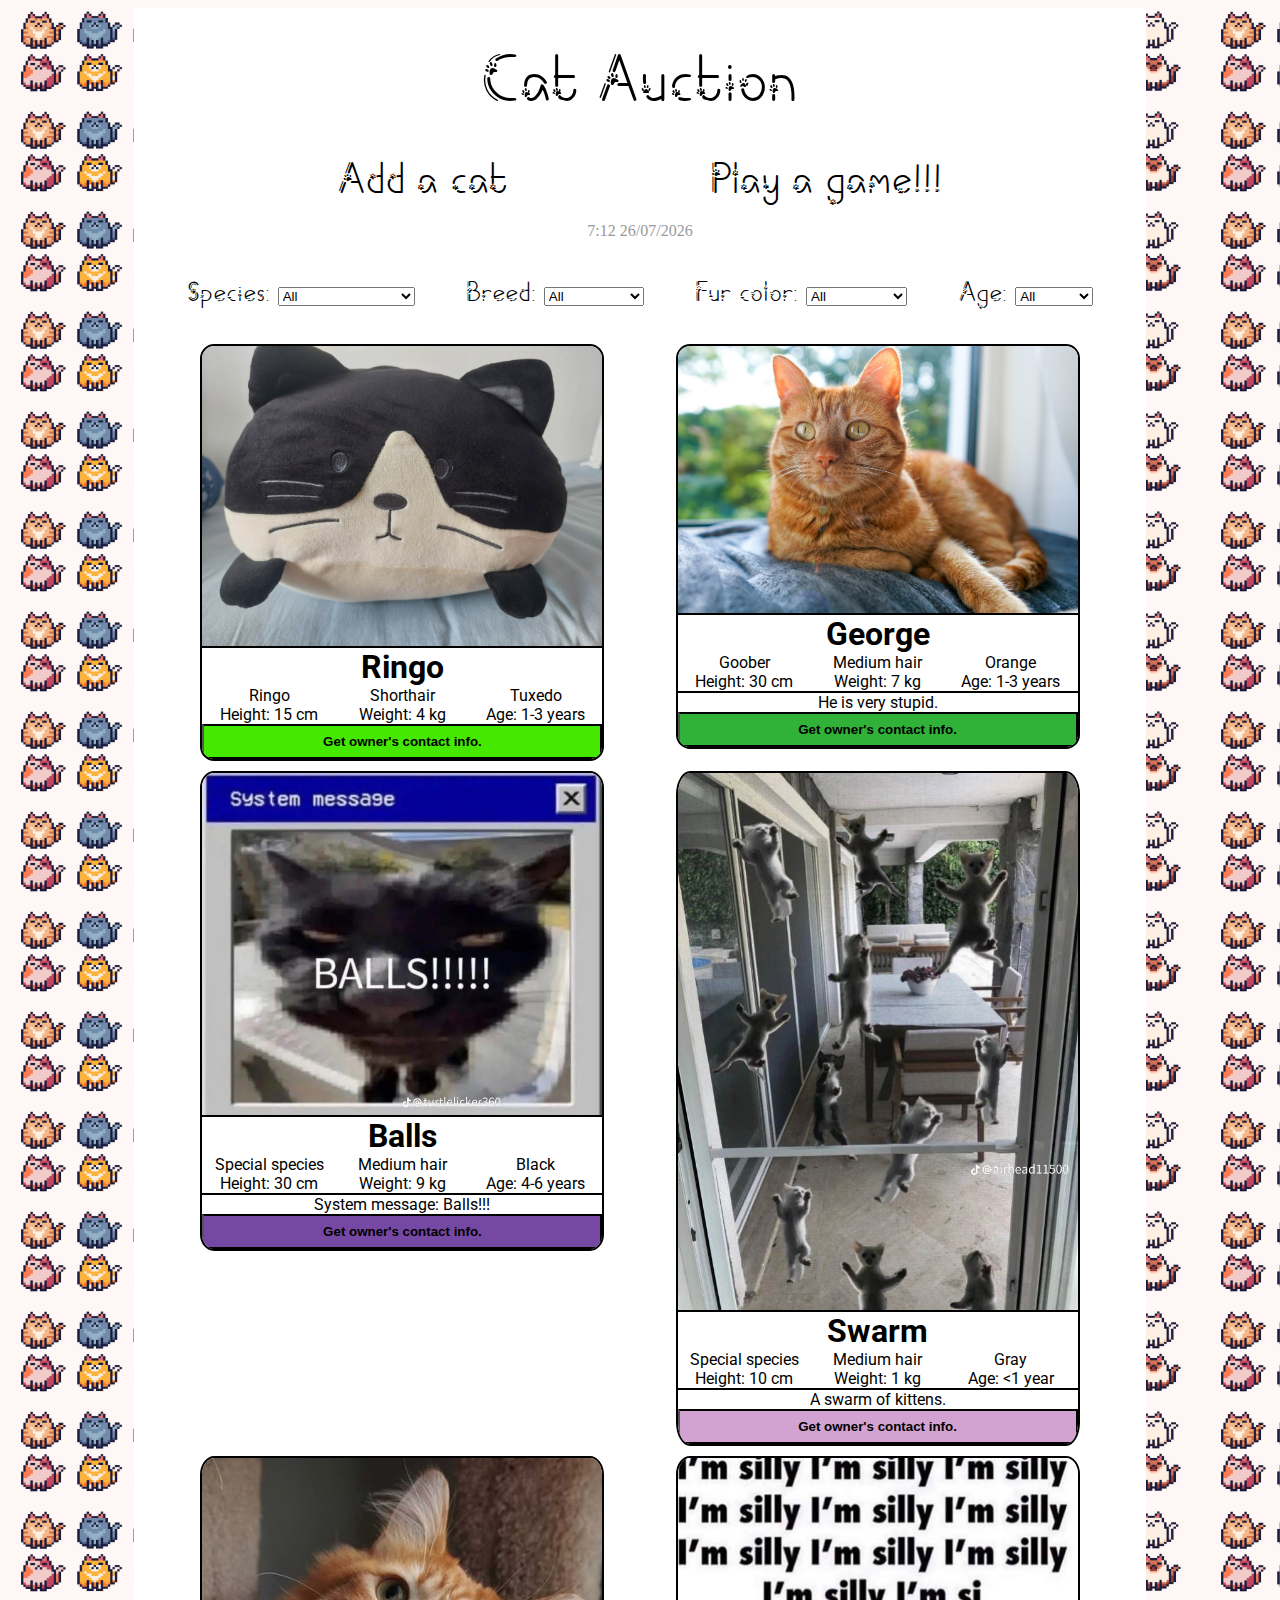
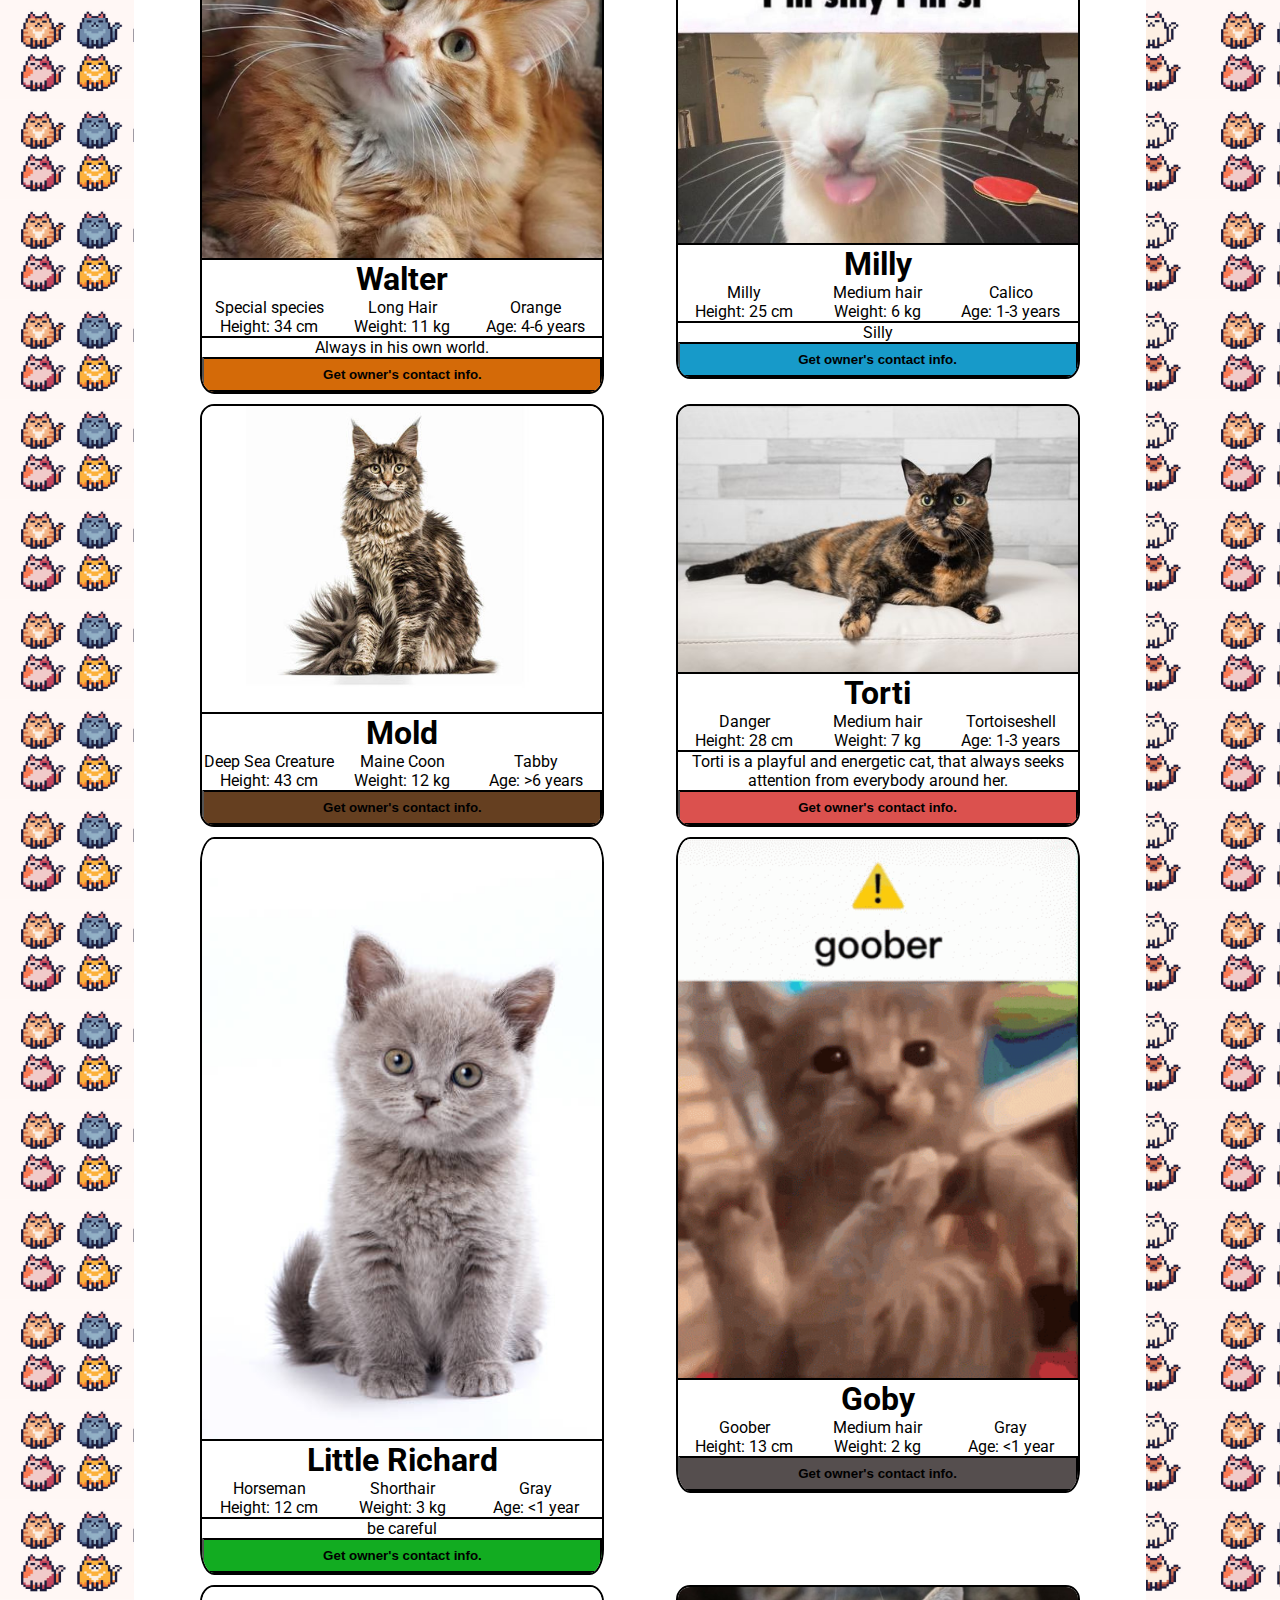
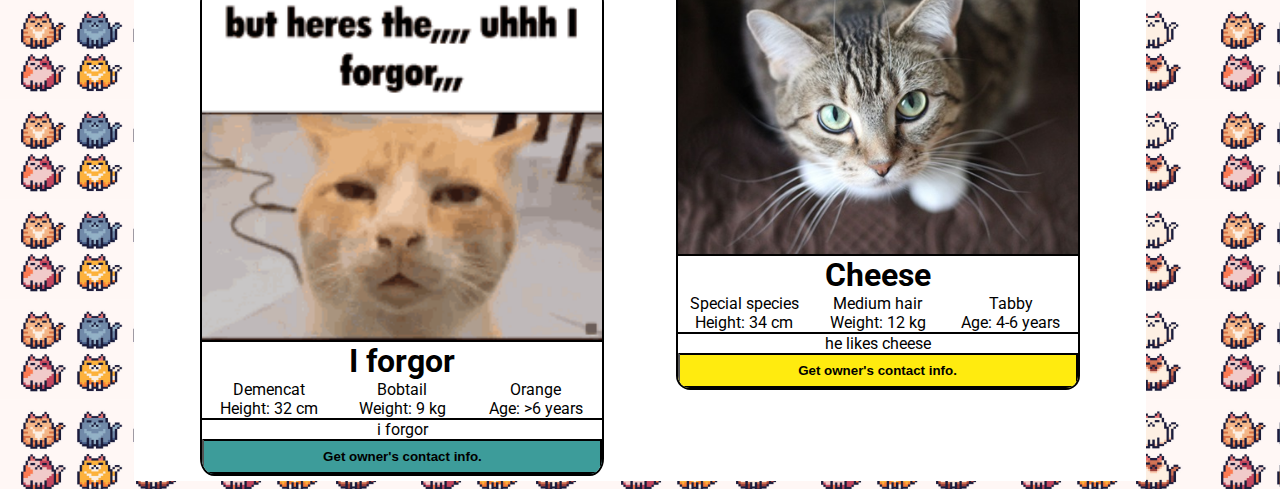
<file: index.html>
<!DOCTYPE html>
<html lang="en">
    <head>
        <title>CAT WIKI</title>
        <meta charset = "utf-8">
        <meta name = "autor" content = "Anghel Fabian">
        <meta name = "description" content = "Everything you need to know about Cats.">
        <meta name = "keyword" content = "Cat, Kitten, COMP, Summon">

        <link rel="stylesheet" href="CatAuction-style.css" type="text/css">
        <script type="text/javascript" src="CatAuction.js"></script>
    </head>
    <body>
        <header> 
            <h1><a href="CatAuction.html">Cat Auction</a></h1>
            <nav>
                <a href="CatForm.html">Add a cat</a>
                <a href="CatGame.html">Play a game!!!</a>
            </nav>
            <p id="date"></p>
            <form>
                <p>
                    <label for="species_search">Species:</label>
                    <select id="species_search" name="species_search">
                        <option>All</option>
                        <option>Special species</option>
                        <option>Goober</option>
                        <option>Ringo</option>
                        <option>Milly</option>
                        <option>Deep Sea Creature</option>
                        <option>Demencat</option>
                        <option>Win</option>
                        <option>Boing</option>
                        <option>Horseman</option>
                        <option>Danger</option>
                        <option>The Walker</option>
                        <option>Sillier</option>
                        <option>Birthdayboy</option>
                        <option>Eepy</option>
                        <option>Zazaray</option>
                        <option>Salami</option>
                        <option>Peanut</option>
                        <option>Melon</option>
                        <option>Azia</option>
                        <option>Gandalf</option>
                    </select>
                </p>
                <p>
                    <label for="breed_search">Breed:</label>
                    <select id="breed_search" name="breed_search">
                        <option>All</option>
                        <option>Medium hair</option>
                        <option>Shorthair</option>
                        <option>Long Hair</option>
                        <option>Maine Coon</option>
                        <option>Ragdoll</option>
                        <option>Munchkin</option>
                        <option>Bobtail</option>
                        <option>Scottish Fold</option>
                        <option>Persian</option>
                    </select>
                </p>
                <p>
                    <label for="fur_search">Fur color:</label>
                    <select id="fur_search" name="fur_search">
                        <option>All</option>
                        <option>Tabby</option>
                        <option>Orange</option>
                        <option>Black</option>
                        <option>Gray</option>
                        <option>White</option>
                        <option>Calico</option>
                        <option>Tuxedo</option>
                        <option>Siamese</option>
                        <option>Tortoiseshell</option>
                        <option>Russian Blue</option>
                    </select>
                </p>
                <p>
                    <label for="age_search">Age:</label>
                    <select id="age_search" name="age_search">
                        <option>All</option>
                        <option><1 year</option>
                        <option>1-3 years</option>
                        <option>4-6 years</option>
                        <option>>6 years</option>
                    </select>
                </p>
            </form>
        </header>
        <main>
            <div id="entrycontainer">
                
            </div>
            <div id="myModal" class="modal">

                <!-- The Close Button -->
                <span class="close">&times;</span>
              
                <!-- Modal Content (The Image) -->
                <img class="modal-content" id="img01">
              
                <!-- Modal Caption (Image Text) -->
                <div id="caption"></div>
              </div>
        </main>
    </body>
</html>
</file>
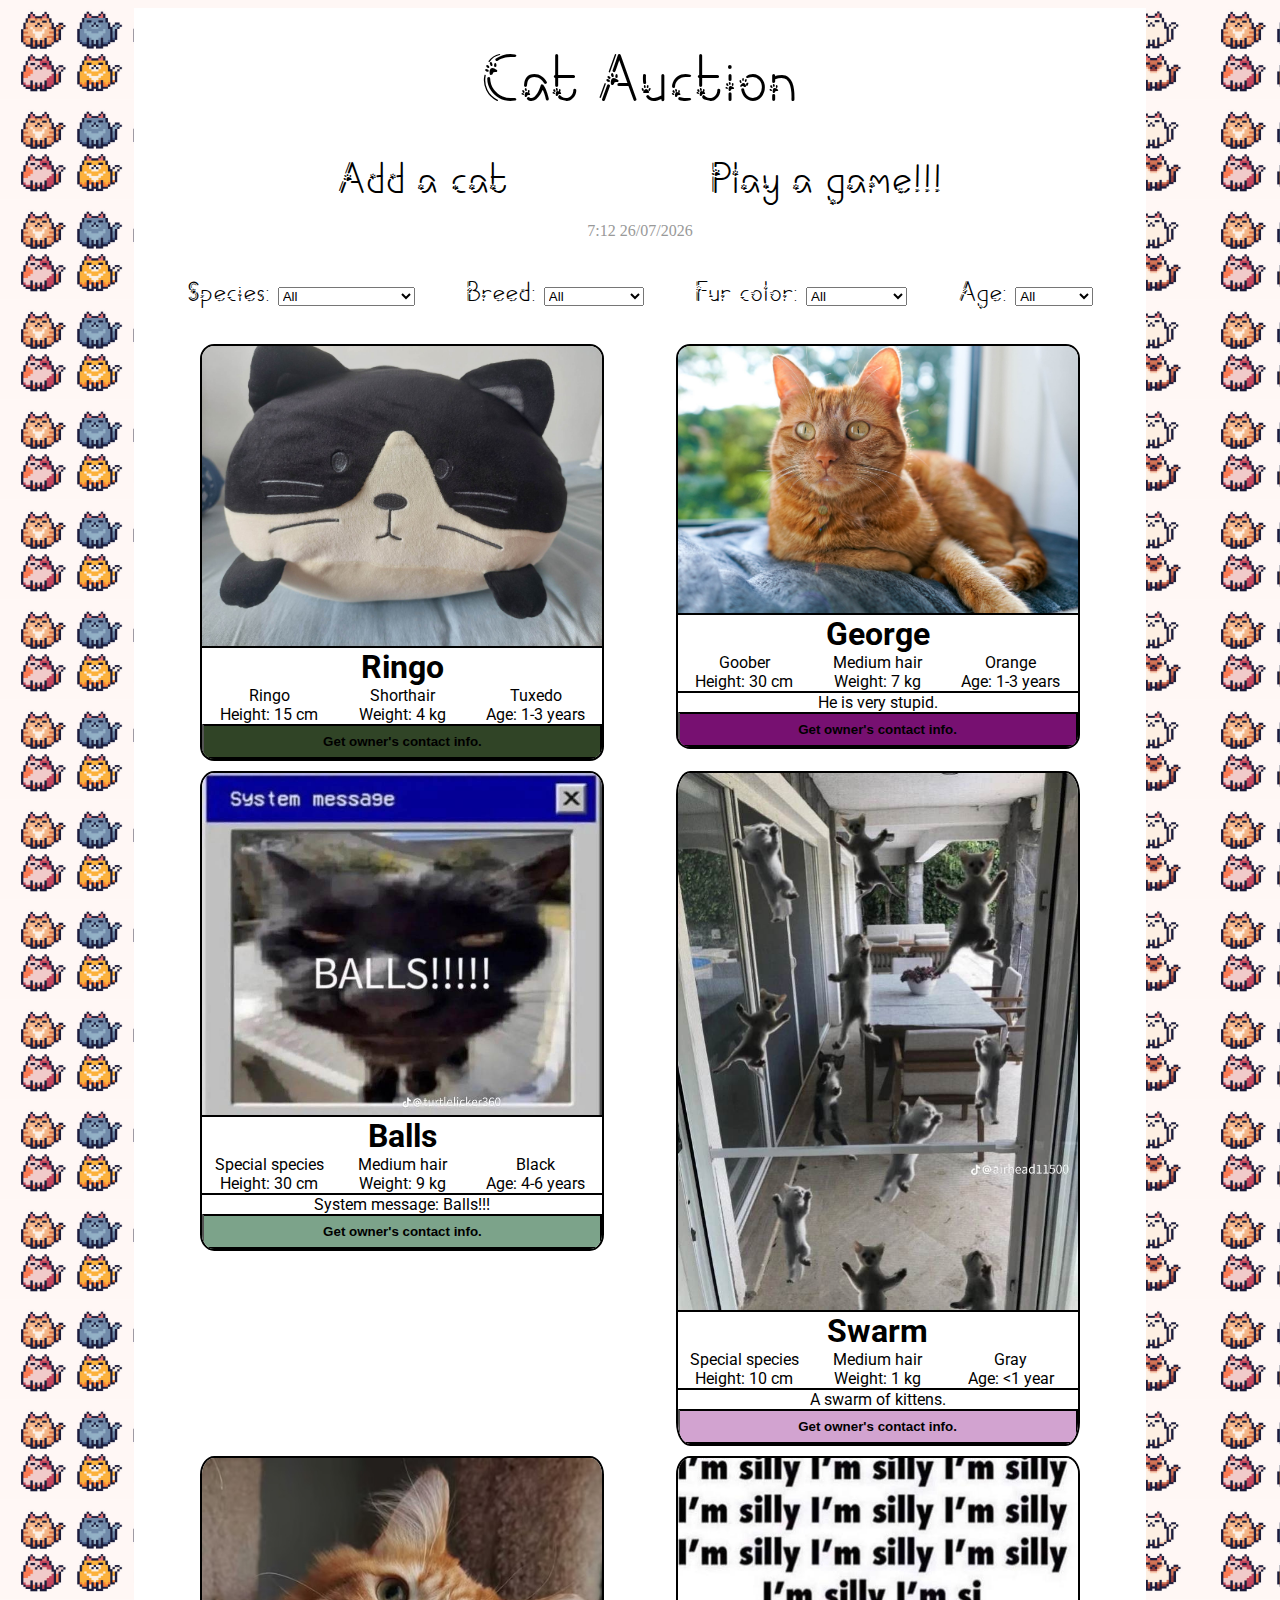
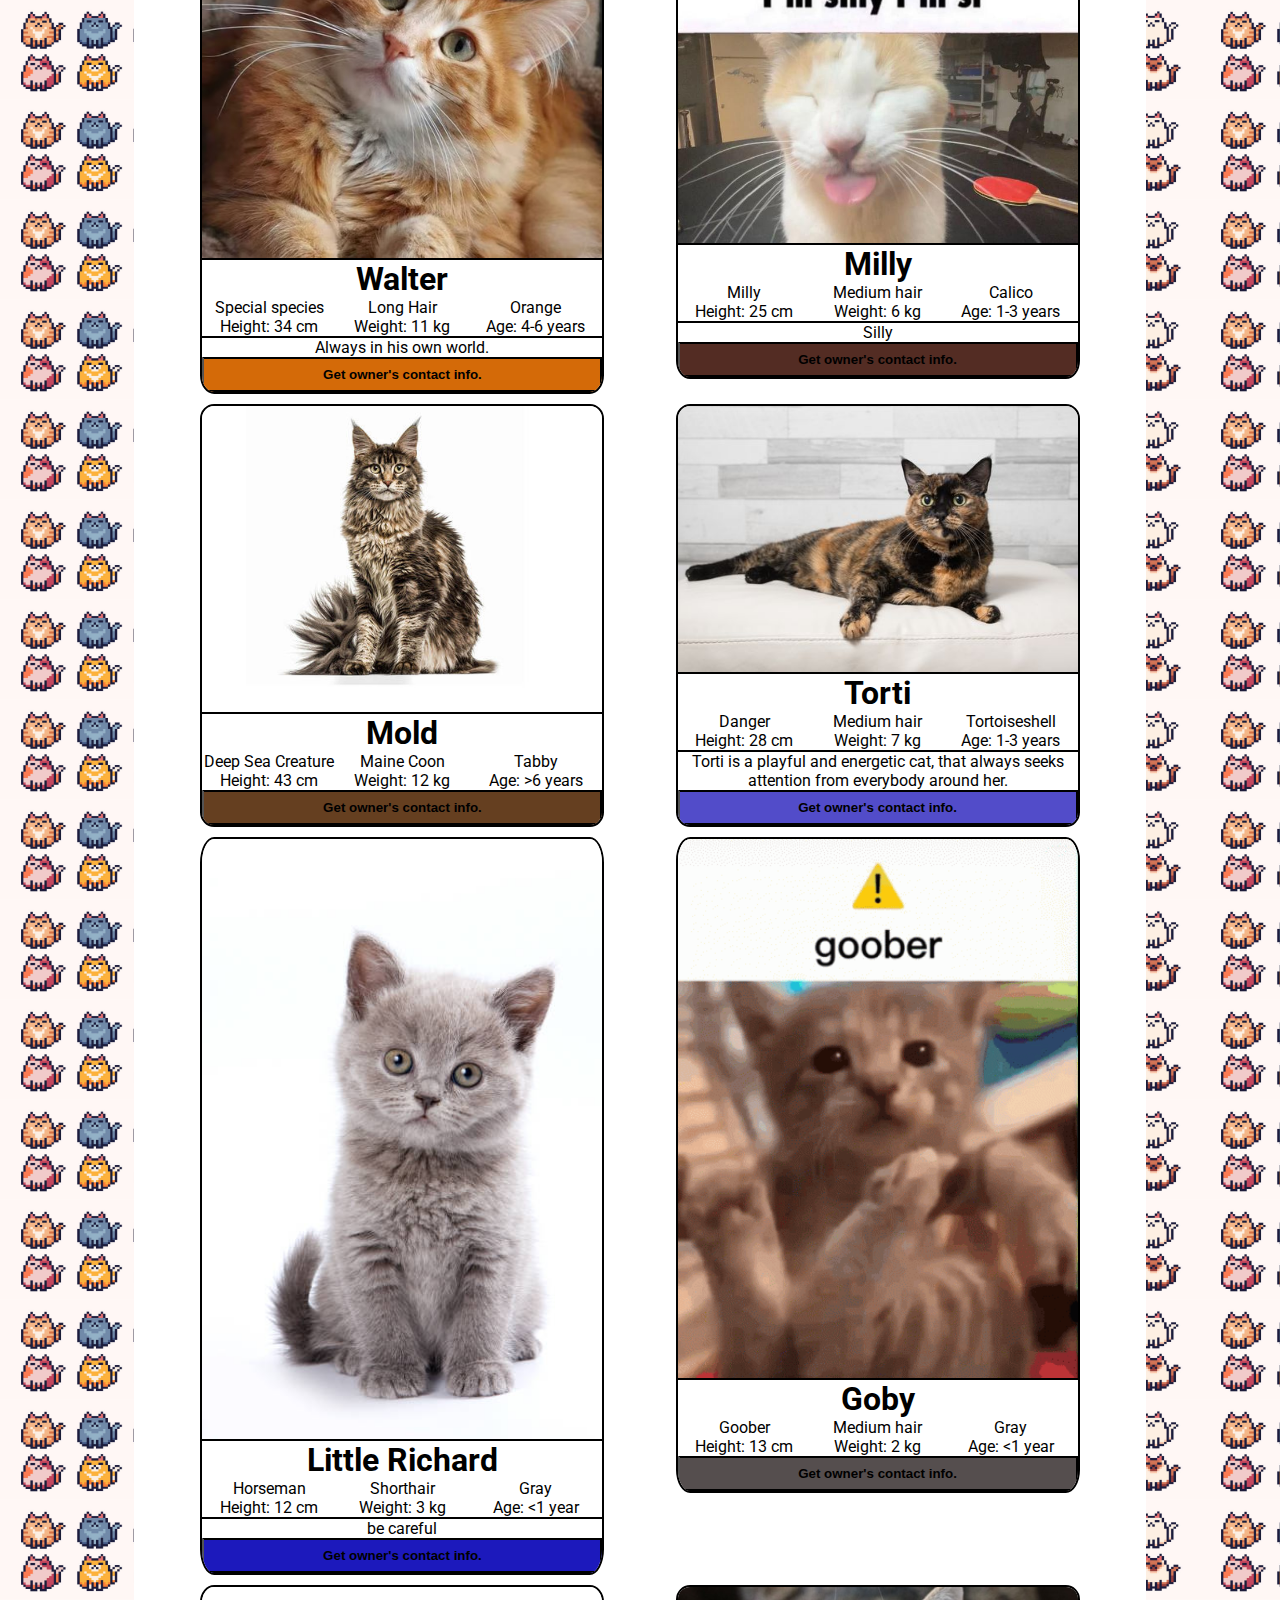
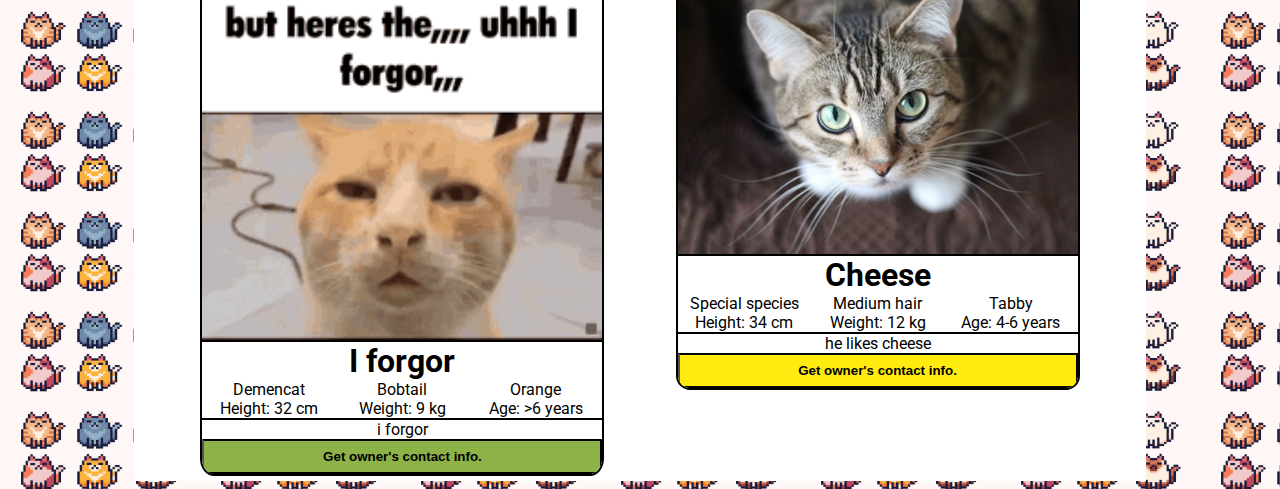
<file: CatAuction.html>
<!DOCTYPE html>
<html lang="en">
    <head>
        <title>CAT WIKI</title>
        <meta charset = "utf-8">
        <meta name = "autor" content = "Anghel Fabian">
        <meta name = "description" content = "Everything you need to know about Cats.">
        <meta name = "keyword" content = "Cat, Kitten, COMP, Summon">

        <link rel="stylesheet" href="CatAuction-style.css" type="text/css">
        <script type="text/javascript" src="CatAuction.js"></script>
    </head>
    <body>
        <header> 
            <h1><a href="CatAuction.html">Cat Auction</a></h1>
            <nav>
                <a href="CatForm.html">Add a cat</a>
                <a href="CatGame.html">Play a game!!!</a>
            </nav>
            <p id="date"></p>
            <form>
                <p>
                    <label for="species_search">Species:</label>
                    <select id="species_search" name="species_search">
                        <option>All</option>
                        <option>Special species</option>
                        <option>Goober</option>
                        <option>Ringo</option>
                        <option>Milly</option>
                        <option>Deep Sea Creature</option>
                        <option>Demencat</option>
                        <option>Win</option>
                        <option>Boing</option>
                        <option>Horseman</option>
                        <option>Danger</option>
                        <option>The Walker</option>
                        <option>Sillier</option>
                        <option>Birthdayboy</option>
                        <option>Eepy</option>
                        <option>Zazaray</option>
                        <option>Salami</option>
                        <option>Peanut</option>
                        <option>Melon</option>
                        <option>Azia</option>
                        <option>Gandalf</option>
                    </select>
                </p>
                <p>
                    <label for="breed_search">Breed:</label>
                    <select id="breed_search" name="breed_search">
                        <option>All</option>
                        <option>Medium hair</option>
                        <option>Shorthair</option>
                        <option>Long Hair</option>
                        <option>Maine Coon</option>
                        <option>Ragdoll</option>
                        <option>Munchkin</option>
                        <option>Bobtail</option>
                        <option>Scottish Fold</option>
                        <option>Persian</option>
                    </select>
                </p>
                <p>
                    <label for="fur_search">Fur color:</label>
                    <select id="fur_search" name="fur_search">
                        <option>All</option>
                        <option>Tabby</option>
                        <option>Orange</option>
                        <option>Black</option>
                        <option>Gray</option>
                        <option>White</option>
                        <option>Calico</option>
                        <option>Tuxedo</option>
                        <option>Siamese</option>
                        <option>Tortoiseshell</option>
                        <option>Russian Blue</option>
                    </select>
                </p>
                <p>
                    <label for="age_search">Age:</label>
                    <select id="age_search" name="age_search">
                        <option>All</option>
                        <option><1 year</option>
                        <option>1-3 years</option>
                        <option>4-6 years</option>
                        <option>>6 years</option>
                    </select>
                </p>
            </form>
        </header>
        <main>
            <div id="entrycontainer">
                
            </div>
            <div id="myModal" class="modal">

                <!-- The Close Button -->
                <span class="close">&times;</span>
              
                <!-- Modal Content (The Image) -->
                <img class="modal-content" id="img01">
              
                <!-- Modal Caption (Image Text) -->
                <div id="caption"></div>
              </div>
        </main>
    </body>
</html>
</file>
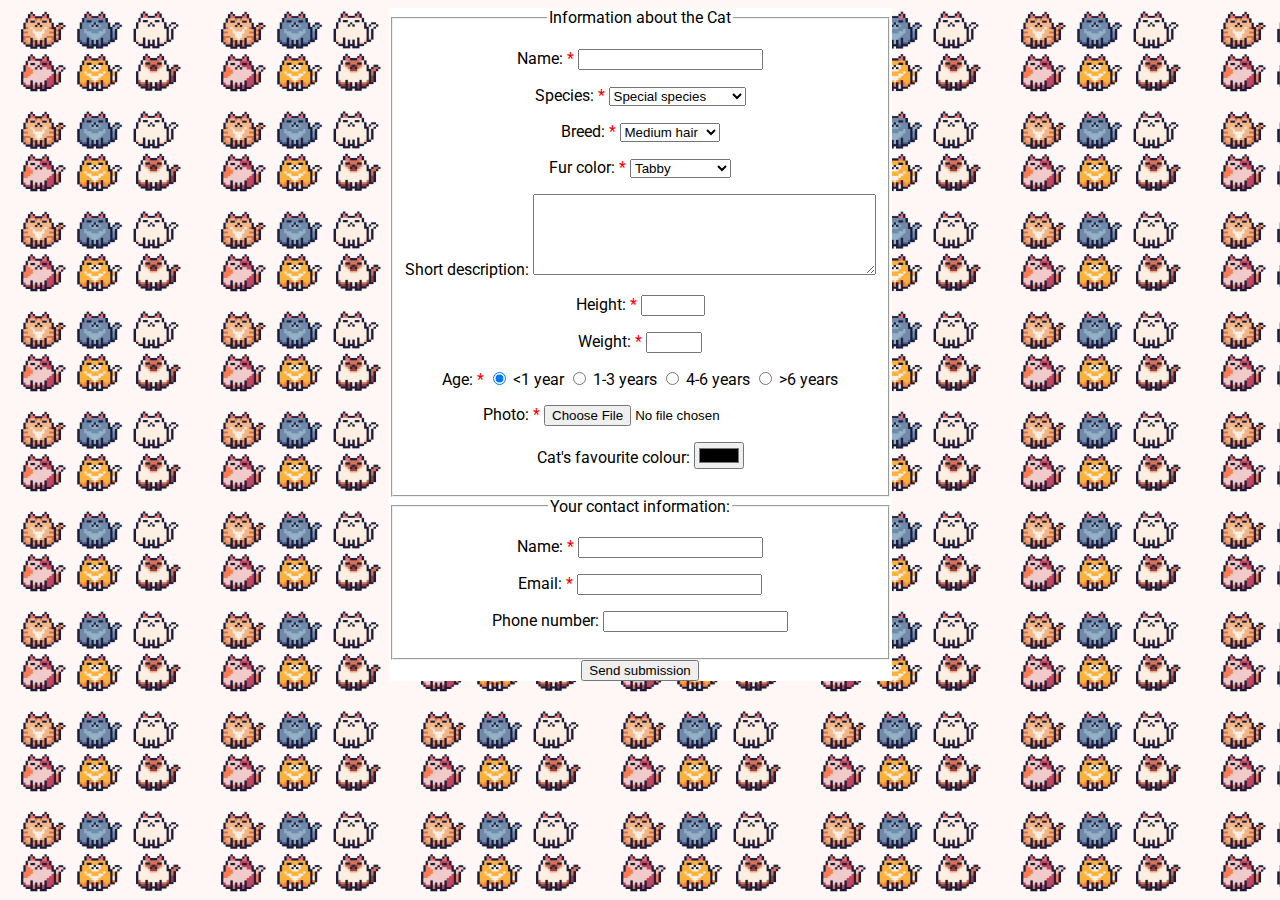
<file: CatForm.html>
<!DOCTYPE html>
<html>
   <head>
        <title>Cat Form</title>
        <meta charset="utf-8">
        <script type="text/javascript" src="CatForm.js"></script>
        <link rel="stylesheet" href="CatForm-style.css" type="text/css">
   </head>
   <body>
        <div id="container"> 
            <form action = "CatAuction.html" method = "GET" onsubmit="getData()">
                <fieldset id="catData">
                    <legend>Information about the Cat</legend>
                    <p>
                        <label for="catname">Name:
                            <span aria-label="required">*</span>
                        </label>
                        <input type="text" id="catname" name="catname" minlength="1" maxlength="30" required>
                    </p>
                    <p>
                        <label for="species">Species:
                            <span aria-label="required">*</span>
                        </label>
                        <select id="species" name="species">
                            <option>Special species</option>
                            <option>Goober</option>
                            <option>Ringo</option>
                            <option>Milly</option>
                            <option>Deep Sea Creature</option>
                            <option>Demencat</option>
                            <option>Win</option>
                            <option>Boing</option>
                            <option>Horseman</option>
                            <option>Danger</option>
                            <option>The Walker</option>
                            <option>Sillier</option>
                            <option>Birthdayboy</option>
                            <option>Eepy</option>
                            <option>Zazaray</option>
                            <option>Salami</option>
                            <option>Peanut</option>
                            <option>Melon</option>
                            <option>Azia</option>
                            <option>Gandalf</option>
                        </select>
                    </p>
                    <p>
                        <label for="breed">Breed:
                            <span aria-label="required">*</span>
                        </label>
                        <select id="breed" name="breed">
                            <option>Medium hair</option>
                            <option>Shorthair</option>
                            <option>Long Hair</option>
                            <option>Maine Coon</option>
                            <option>Ragdoll</option>
                            <option>Munchkin</option>
                            <option>Bobtail</option>
                            <option>Scottish Fold</option>
                            <option>Persian</option>
                        </select>
                    </p>
                    <p>
                        <label for="fur">Fur color:
                            <span aria-label="required">*</span>
                        </label>
                        <select id="fur" name="fur">
                            <option>Tabby</option>
                            <option>Orange</option>
                            <option>Black</option>
                            <option>Gray</option>
                            <option>White</option>
                            <option>Calico</option>
                            <option>Tuxedo</option>
                            <option>Siamese</option>
                            <option>Tortoiseshell</option>
                            <option>Russian Blue</option>
                        </select>
                    </p>
                    <p>
                        <label for="description">Short description:</label>
                        <textarea id="description" name="description" rows="5" cols="40" maxlength="500"></textarea>
                    </p>
                    <p>
                        <label for="height">Height:
                            <span aria-label="required">*</span>
                        </label>
                        <input type="number" id="height" name="height" min="10" max="100" required>
                    </p>
                    <p>
                        <label for="weight">Weight:
                            <span aria-label="required">*</span>
                        </label>
                        <input type="number" id="weight" name="weight" min="1" max="30" required>
                    </p>
                    <p>
                        <label for="age">Age:
                            <span aria-label="required">*</span>
                        </label>
                        <input type="radio" name="age" id="baby" checked="">
                        <label for="temp"><1 year</label>
                        <input type="radio" name="age" id="young">
                        <label for="perm">1-3 years</label>
                        <input type="radio" name="age" id="adult">
                        <label for="perm">4-6 years</label>
                        <input type="radio" name="age" id="old">
                        <label for="perm">>6 years</label>
                    </p>
                    <p>
                        <label for="photo">Photo:
                            <span aria-label="required">*</span>
                        </label>
                        <input type="file" accept="image/*" required id="photo" name="photo">
                    </p>
                    <p>
                        <label for="colour">Cat's favourite colour:</label>
                        <input type="color" id="colour" name="colour">
                    </p>
                </fieldset>
                <fieldset>
                    <legend>Your contact information:</legend>
                    <p>
                        <label for="ownername">Name:
                            <span aria-label="required">*</span>
                        </label>
                        <input type="text" id="ownername" name="ownername" minlength="1" maxlength="30" required>
                    </p>
                    <p>
                        <label for="email">Email:
                            <span aria-label="required">*</span>
                        </label>
                        <input type="email" id="email" name="email" required>
                    </p>
                    <p>
                        <label for="phone">Phone number:</label>
                        <input type="tel" id="phone" name="phone" pattern="+[0-9]{11}">
                    </p>
                </fieldset>
                <input type="submit" value="Send submission" id="submitbutton">
            </form>
        </div>
   </body>
</html>
</file>
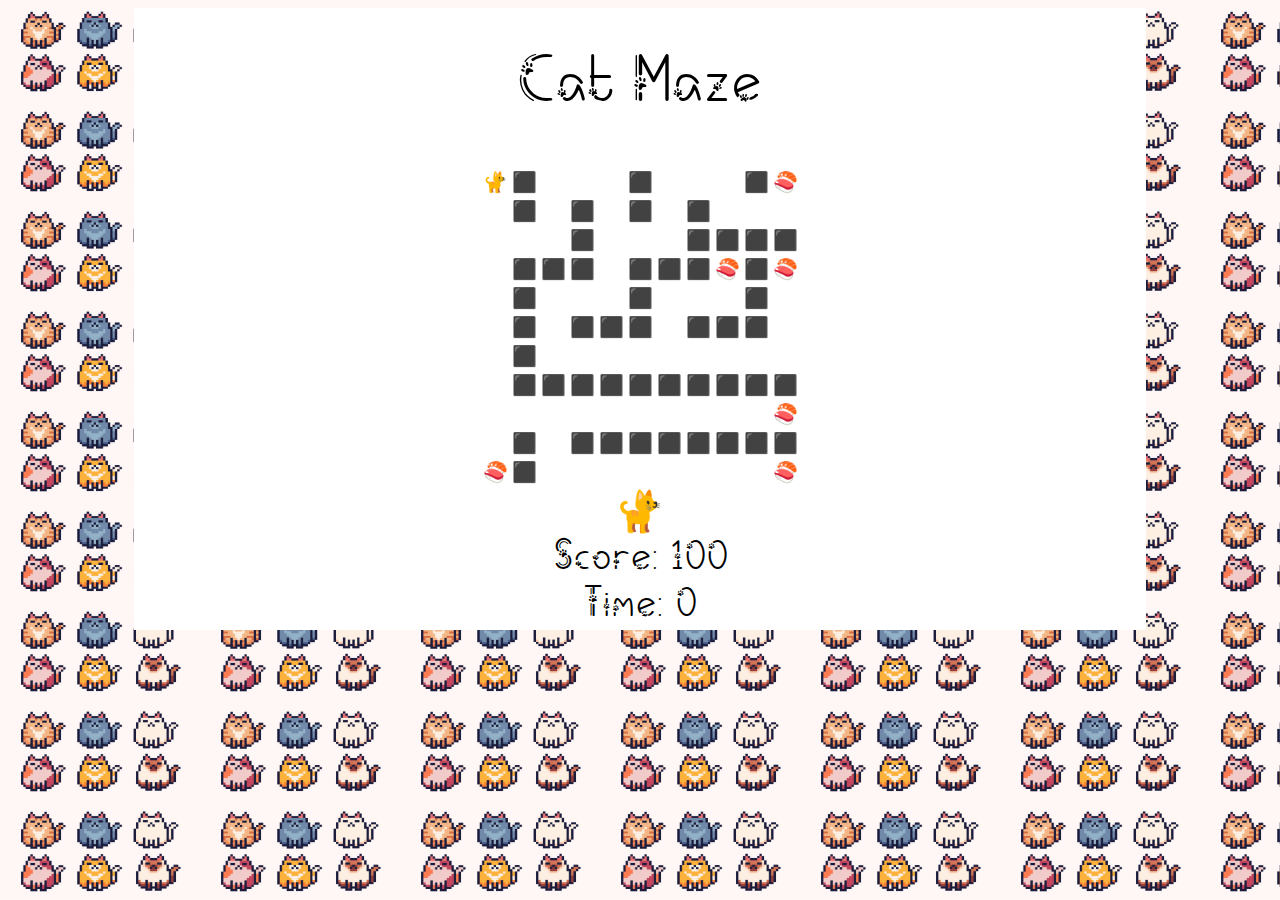
<file: CatGame.html>
<!DOCTYPE html>
<html>
   <head>
        <title>Cat Form</title>
        <meta charset="utf-8">
        <script type="text/javascript" src="CatGame.js"></script>
        <link rel="stylesheet" href="CatGame-style.css" type="text/css">
   </head>
   <body>
      <header> 
         <h1><a href="CatGame.html">Cat Maze</a></h1>
      </header>
      <main>
         <div id="container">
         
         </div>
      </main>
   </body>
</html>
</file>
<file: CatAuction-style.css>
@import url('https://fonts.googleapis.com/css2?family=Roboto:wght@300&display=swap');
@font-face {
  font-family: "CatFont";
  src: url("meows-vgwjy-webfont.woff") format("woff"),
  url("meows-vgwjy-webfont.woff2") format("woff2");
  }

header h1{
    text-align: center;
    font-family: 'CatFont';
    font-size: 60px;
    font-weight: normal;
}

header h1 a{
    text-decoration: none;
    color: black;
}

nav {
    display: flex;
    flex-direction: row;
    justify-content: space-evenly;
  }

nav a{
    text-align: center;
    font-family: 'CatFont';
    font-size: 40px;
    font-weight: normal;
    text-decoration: none;
    color: black;
}

@keyframes bg-scrolling-reverse {
    100% {
        background-position: 200px 100px;
   }
}

body {
    color: #999;
    text-align: center;
    background: url("cat-sprites.jpg") repeat 0 0;
    background-size: 200px 100px;
    animation: bg-scrolling-reverse 3s infinite;
    animation-timing-function: linear;
}
body::before {
    font-size: 8rem;
    font-weight: 100;
    font-style: normal;
}

header {
    background-color: white;
    padding-top: 5px;
    padding-bottom: 5px;
    margin-left: 10%;
    margin-right: 10%;
}

main {
    display: flex;
    justify-items: center;
    align-items: center;
}

#entrycontainer {
    margin-left: 10%;
    margin-right: 10%;
    width: 2000px;
    background-color: white;
    height: fit-content;
    color: black;
    display: flex;
    justify-content: space-evenly;
    flex-wrap: wrap;
    text-align: center;
    font-family: 'Roboto', sans-serif;
}

#entrycontainer .entry {
    height: fit-content;
    width: 400px;
    order: 2;
    border: 2px solid black;
    background-color: white;
    border-radius: 3.5%;
    max-height: 100%;
    min-width: 400px;
    display: grid;
    align-items: center;
    overflow: hidden;
    /*float: right;*/
    margin: 5px;
  }
  
  #entrycontainer .entry *{
    padding: 0 0 0 0;
    margin: 0 0 0 0;
    max-width: 100%;
    min-width: 100%;
  }

  #entrycontainer .entry h3{
    text-align: center;
    font-size: xx-large;
    border-top: 2px solid black;
  }

  #entrycontainer .entry #description{
    border-top: 2px solid black;
  }

  #entrycontainer .entry section{
    display: grid;
    grid-template-columns: 1fr 1fr 1fr;
  }

  #entrycontainer .entry button{
    border-top: 2px solid black;
    height: 35px;
    font-weight: bold;
    background-color: rgb(113, 50, 155);
  }

  form{
    display: flex;
    flex-direction: row;
    color: black;
    font-family: 'CatFont';
    font-size: 25px;
    justify-content: space-evenly;
  }

#entrycontainer img:hover {opacity: 0.85;}

/* The Modal (background) */
.modal {
  display: none; /* Hidden by default */
  position: fixed; /* Stay in place */
  z-index: 1; /* Sit on top */
  padding-top: 100px; /* Location of the box */
  left: 0;
  top: 0;
  width: 100%; /* Full width */
  height: 100%; /* Full height */
  overflow: auto; /* Enable scroll if needed */
  background-color: rgb(0,0,0); /* Fallback color */
  background-color: rgba(0,0,0,0.9); /* Black w/ opacity */
}

/* Modal Content (Image) */
.modal-content {
  margin: auto;
  display: block;
  width: 80%;
  max-width: 700px;
}

/* Caption of Modal Image (Image Text) - Same Width as the Image */
#caption {
  margin: auto;
  display: block;
  width: 80%;
  max-width: 700px;
  text-align: center;
  color: #ccc;
  padding: 10px 0;
  height: 150px;
  font-family: 'CatFont';
  font-size: 30px;
}

/* Add Animation - Zoom in the Modal */
.modal-content, #caption {
  animation-name: zoom;
  animation-duration: 0.6s;
}

@keyframes zoom {
  from {transform:scale(0)}
  to {transform:scale(1)}
}

/* The Close Button */
.close {
  position: absolute;
  top: 15px;
  right: 35px;
  color: #f1f1f1;
  font-size: 40px;
  font-weight: bold;
  transition: 0.3s;
}

.close:hover,
.close:focus {
  color: #bbb;
  text-decoration: none;
  cursor: pointer;
}

/* 100% Image Width on Smaller Screens */
@media only screen and (max-width: 700px){
  .modal-content {
    width: 100%;
  }
}
</file>
<file: CatForm-style.css>
@import url('https://fonts.googleapis.com/css2?family=Roboto:wght@300&display=swap');
@font-face {
  font-family: "CatFont";
  src: url("meows-vgwjy-webfont.woff") format("woff"),
  url("meows-vgwjy-webfont.woff2") format("woff2");
  }

header h1{
    text-align: center;
    font-family: 'CatFont';
    font-size: 60px;
    font-weight: normal;
}

header h1 a{
    text-decoration: none;
    color: black;
}

nav {
    display: flex;
    flex-direction: row;
    justify-content: space-evenly;
  }

nav a{
    text-align: center;
    font-family: 'CatFont';
    font-size: 40px;
    font-weight: normal;
    text-decoration: none;
    color: black;
}

@keyframes bg-scrolling-reverse {
    100% {
        background-position: 200px 100px;
   }
}

body {
   /* img size is 50x50 */
    background: url("cat-sprites.jpg") repeat 0 0;
    background-size: 200px 100px;
    animation: bg-scrolling-reverse 3s infinite;
    animation-timing-function: linear;
}
body::before {
    font-size: 8rem;
    font-weight: 100;
    font-style: normal;
}

header {
    background-color: white;
    padding-top: 5px;
    padding-bottom: 5px;
    margin-left: 10%;
    margin-right: 10%;
}

main {
    display: flex;
    justify-items: center;
    align-items: center;
}

#container {
    margin-left: 10%;
    margin-right: 10%;
    text-align: center;
    height: fit-content;
    color: black;
    display: flex;
    flex-wrap: wrap;
    justify-content: space-evenly;
    font-family: 'Roboto', sans-serif;
}

form {
    background-color: white;
}

span {
    color: red;
}
</file>
<file: CatGame-style.css>
@import url('https://fonts.googleapis.com/css2?family=Roboto:wght@300&display=swap');
@font-face {
  font-family: "CatFont";
  src: url("meows-vgwjy-webfont.woff") format("woff"),
  url("meows-vgwjy-webfont.woff2") format("woff2");
  }

header h1{
    text-align: center;
    font-family: 'CatFont';
    font-size: 60px;
    font-weight: normal;
}

header h1 a{
    text-decoration: none;
    color: black;
}

@keyframes bg-scrolling-reverse {
    100% {
        background-position: 200px 100px;
   }
}

body {
    text-align: center;
    background: url("cat-sprites.jpg") repeat 0 0;
    background-size: 200px 100px;
    animation: bg-scrolling-reverse 3s infinite;
    animation-timing-function: linear;
}
body::before {
    font-size: 8rem;
    font-weight: 100;
    font-style: normal;
}

header {
    background-color: white;
    padding-top: 5px;
    padding-bottom: 5px;
    margin-left: 10%;
    margin-right: 10%;
}

main {
    display: flex;
    justify-items: center;
    align-items: center;
    flex-direction: column;
    background-color: white;
    margin-left: 10%;
    margin-right: 10%;
}

#container {
    /*width: 2000px;*/
    height: fit-content;
    color: black;
    display: flex;
    column-count: 3;
    flex-wrap: wrap;
    /*grid-template-columns: 1fr 1fr 1fr;*/
    justify-content: space-evenly;
    font-family: 'Roboto', sans-serif;
    border-color: black;
    border: 2px;
}

.mazecell{
    transition: transform;
    height: 25px;
    width: 25px;
    font-size: 20px;
}

.score{
    font-family: 'CatFont';
    font-size: 40px;
}

.score{
    font-family: 'CatFont';
    font-size: 40px;
}

.time{
    font-family: 'CatFont';
    font-size: 40px;
}

.sprite{
    font-size: 40px;
}
</file>
